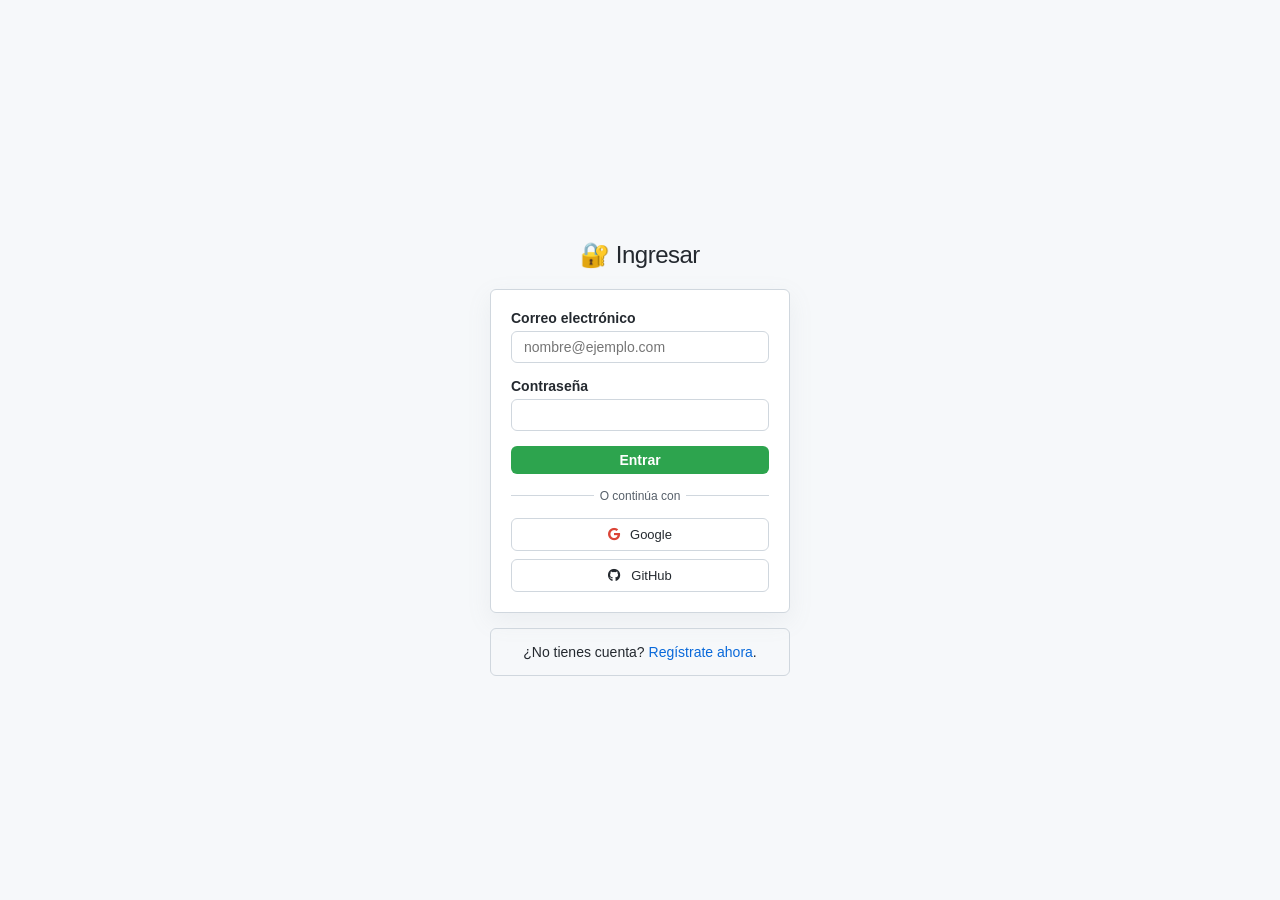
<file: login.html>
<!DOCTYPE html>
<html lang="es">
<head>
    <meta charset="UTF-8">
    <meta name="viewport" content="width=device-width, initial-scale=1.0">
    <title>Iniciar Sesión - Mi Web</title>
    <!-- Iconos corregidos -->
    <link rel="stylesheet" href="https://cloudflare.com/ajax/libs/font-awesome/6.0.0/css/all.min.css">
    <!-- SDK de Auth0 corregido -->
    <script src="https://auth0.com/js/auth0-spa-js/2.0/auth0-spa-js.production.js"></script>
    
    <style>
        /* Base y Tipografía */
        body {
            font-family: -apple-system, BlinkMacSystemFont, "Segoe UI", Helvetica, Arial, sans-serif;
            background-color: #f6f8fa;
            display: flex;
            flex-direction: column;
            justify-content: center;
            align-items: center;
            min-height: 100vh;
            margin: 0;
            color: #24292f;
        }

        h1 { font-size: 24px; font-weight: 300; letter-spacing: -0.5px; margin-bottom: 20px; }

        .card {
            background-color: white;
            border: 1px solid #d0d7de;
            border-radius: 6px;
            padding: 20px;
            width: 300px;
            box-shadow: 0 8px 24px rgba(140, 149, 159, 0.1);
            box-sizing: border-box;
        }

        form { display: flex; flex-direction: column; gap: 15px; }
        label { font-size: 14px; font-weight: 600; margin-bottom: -10px; }
        input { padding: 5px 12px; font-size: 14px; line-height: 20px; color: #24292f; background-color: #ffffff; border: 1px solid #d0d7de; border-radius: 6px; outline: none; }
        input:focus { border-color: #0969da; box-shadow: 0 0 0 3px rgba(9, 105, 218, 0.3); }

        .btn-primary {
            background-color: #2da44e; color: white; border: 1px solid rgba(27, 31, 36, 0.15);
            padding: 6px 16px; font-weight: 600; font-size: 14px; border-radius: 6px; cursor: pointer;
            border: none; transition: 0.2s;
        }
        .btn-primary:hover { background-color: #2c974b; }

        .divider { display: flex; align-items: center; text-align: center; margin: 15px 0; color: #57606a; font-size: 12px; }
        .divider::before, .divider::after { content: ''; flex: 1; border-bottom: 1px solid #d0d7de; }
        .divider:not(:empty)::before { margin-right: .5em; }
        .divider:not(:empty)::after { margin-left: .5em; }

        .social-group { display: flex; flex-direction: column; gap: 8px; }
        .btn-social {
            display: flex; align-items: center; justify-content: center; gap: 10px; padding: 8px;
            font-size: 13px; font-weight: 500; border-radius: 6px; text-decoration: none; color: #24292f;
            border: 1px solid #d0d7de; background-color: #ffffff; cursor: pointer; transition: 0.2s;
        }
        .btn-social:hover { background-color: #f3f4f6; }
        .fa-google { color: #DB4437; }
        .fa-github { color: #24292f; }

        .footer-card {
            margin-top: 15px; padding: 15px; text-align: center; border: 1px solid #d0d7de;
            border-radius: 6px; width: 300px; font-size: 14px; box-sizing: border-box;
        }
        .footer-card a { color: #0969da; text-decoration: none; }
    </style>
</head>
<body>

    <h1>🔐 Ingresar</h1>

    <div class="card">
        <!-- FORMULARIO CORREGIDO: Ahora llama a login() de Auth0 -->
        <form onsubmit="login(); return false;">
            <label>Correo electrónico</label>
            <input type="email" placeholder="nombre@ejemplo.com" required>
            <label>Contraseña</label>
            <input type="password" required>
            <button type="submit" class="btn-primary">Entrar</button>
        </form>

        <div class="divider">O continúa con</div>

        <div class="social-group">
            <button class="btn-social" onclick="login('google-oauth2')">
                <i class="fab fa-google"></i> Google
            </button>
            <button class="btn-social" onclick="login('github')">
                <i class="fab fa-github"></i> GitHub
            </button>
        </div>
    </div>

    <div class="footer-card">
        ¿No tienes cuenta? <a href="registrate.html">Regístrate ahora</a>.
    </div>

    <script>
        let auth0 = null;

        async function initAuth0() {
            try {
                // Bloqueamos el botón visualmente hasta que Auth0 responda
                document.querySelectorAll('button').forEach(b => b.disabled = true);

                auth0 = await createAuth0Client({
                    domain: "dev-2i7nz3hw5y4ob0yb.us.auth0.com",
                    clientId: "dnP3foqFuc4OAaWe2LNst79GIUYH5qd5",
                    authorizationParams: {
                        redirect_uri: window.location.origin // Detecta si es localhost o tu GitHub Pages
                    }
                });

                // Si venimos de Auth0 tras loguearnos, procesamos el resultado
                const query = window.location.search;
                if (query.includes("code=") && query.includes("state=")) {
                    await auth0.handleRedirectCallback();
                    window.history.replaceState({}, document.title, window.location.pathname);
                }

                // Desbloqueamos los botones cuando todo está listo
                document.querySelectorAll('button').forEach(b => b.disabled = false);

            } catch (err) {
                console.error("Fallo al inicializar Auth0:", err);
            }
        }

        async function login(provider) {
            // Verificación de seguridad por si el SDK no cargó
            if (!auth0) {
                alert("Espera un segundo, estamos conectando con el servidor...");
                return;
            }

            try {
                const options = {
                    authorizationParams: {
                        redirect_uri: window.location.origin
                    }
                };
                
                if (provider) options.authorizationParams.connection = provider;

                // ¡Esta es la línea que hace la magia del salto!
                await auth0.loginWithRedirect(options);
            } catch (err) {
                console.error("Error en la redirección:", err);
            }
        }

        window.onload = initAuth0
    </script>
</body>
</html>
</file>
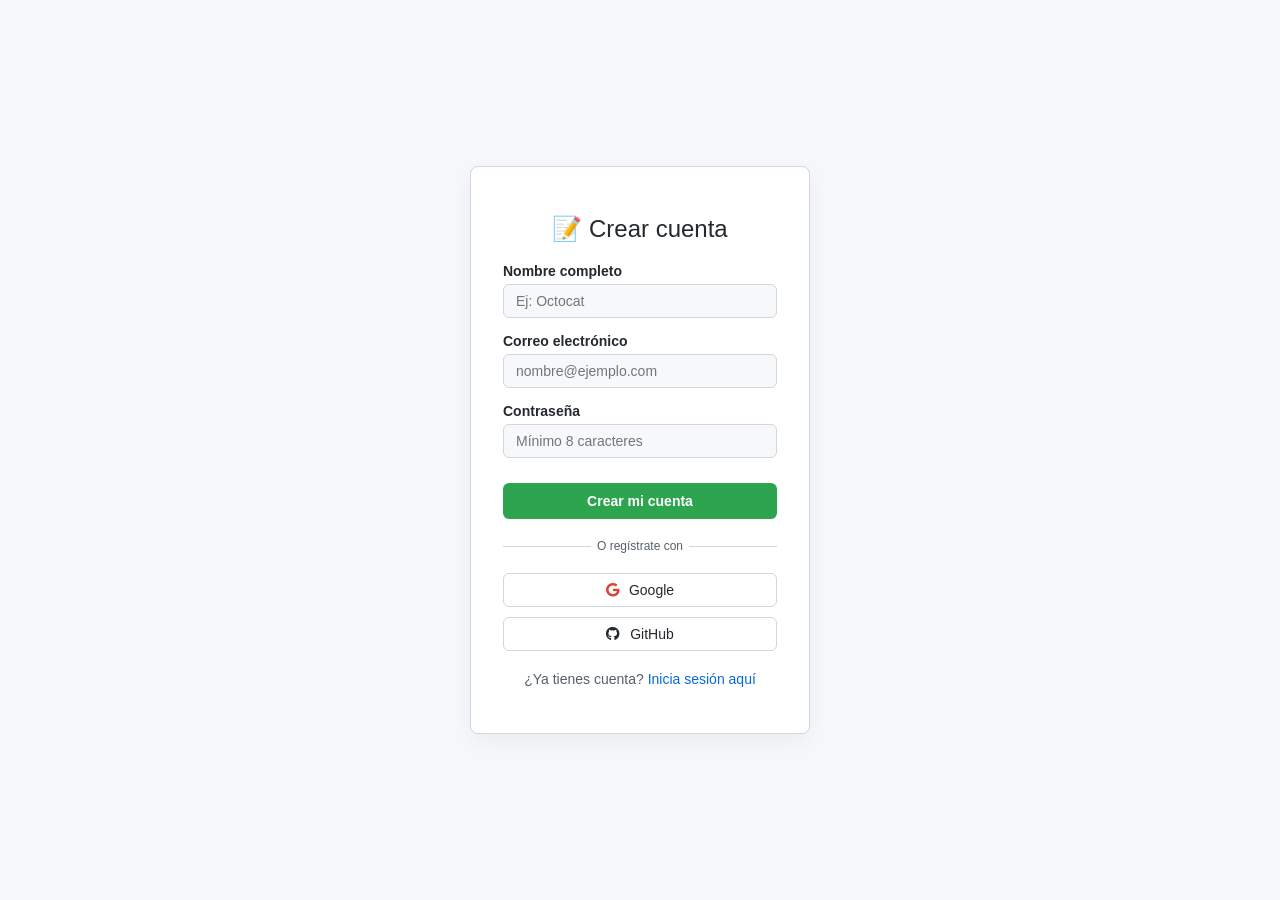
<file: registrate.html>
<!DOCTYPE html>
<html lang="es">
<head>
    <meta charset="UTF-8">
    <meta name="viewport" content="width=device-width, initial-scale=1.0">
    <title>Registro - Mi Web</title>
    <!-- FontAwesome para los iconos -->
    <link rel="stylesheet" href="https://cloudflare.com/ajax/libs/font-awesome/6.0.0/css/all.min.css">
    <!-- SDK de Auth0 oficial -->
    <script src="https://auth0.com/js/auth0-spa-js/2.0/auth0-spa-js.production.js"></script>
    <style>
        /* Estilos Globales Compartidos */
        body {
            font-family: -apple-system, BlinkMacSystemFont, "Segoe UI", Helvetica, Arial, sans-serif;
            background-color: #f6f8fa;
            display: flex;
            justify-content: center;
            align-items: center;
            min-height: 100vh;
            margin: 0;
            color: #24292f;
        }

        .card {
            background: white;
            padding: 2rem;
            border-radius: 8px;
            border: 1px solid #d0d7de;
            box-shadow: 0 8px 24px rgba(140, 149, 159, 0.1);
            width: 90%;
            max-width: 340px; 
            box-sizing: border-box;
        }

        h1 { font-size: 24px; text-align: center; margin-bottom: 20px; font-weight: 400; }
        form { display: flex; flex-direction: column; gap: 15px; }
        label { font-size: 14px; font-weight: 600; margin-bottom: -10px; }
        
        input {
            padding: 8px 12px;
            font-size: 14px;
            border: 1px solid #d0d7de;
            border-radius: 6px;
            background-color: #f6f8fa;
            transition: border-color 0.2s, box-shadow 0.2s;
        }

        input:focus {
            outline: none;
            border-color: #0969da;
            background-color: white;
            box-shadow: 0 0 0 3px rgba(9, 105, 218, 0.3);
        }

        .btn-submit {
            background-color: #2da44e;
            color: white;
            border: 1px solid rgba(27, 31, 36, 0.15);
            padding: 10px;
            font-weight: 600;
            font-size: 14px;
            border-radius: 6px;
            cursor: pointer;
            margin-top: 10px;
            border: none;
            transition: 0.2s;
        }

        .btn-submit:hover { background-color: #2c974b; }

        .divider {
            display: flex; align-items: center; text-align: center;
            margin: 20px 0; color: #57606a; font-size: 12px;
        }
        .divider::before, .divider::after { content: ''; flex: 1; border-bottom: 1px solid #d0d7de; }
        .divider:not(:empty)::before { margin-right: .5em; }
        .divider:not(:empty)::after { margin-left: .5em; }

        .social-group { display: flex; flex-direction: column; gap: 10px; }

        .btn-social {
            display: flex; align-items: center; justify-content: center; gap: 10px;
            padding: 8px; font-size: 14px; font-weight: 500; border-radius: 6px;
            text-decoration: none; color: #24292f; border: 1px solid #d0d7de;
            background-color: #ffffff; cursor: pointer; transition: 0.2s;
        }
        .btn-social:hover { background-color: #f3f4f6; }

        .fa-google { color: #DB4437; }
        .fa-github { color: #24292f; }

        .footer-link { text-align: center; margin-top: 20px; font-size: 14px; color: #57606a; }
        .footer-link a { color: #0969da; text-decoration: none; }
    </style>
</head>
<body>
    <div class="card">
        <h1>📝 Crear cuenta</h1>
        
        <!-- Al enviar este formulario, te lleva a la pantalla de registro real de Auth0 -->
        <form onsubmit="handleAuth0Signup(event)">
            <label>Nombre completo</label>
            <input type="text" placeholder="Ej: Octocat" required>
            <label>Correo electrónico</label>
            <input type="email" placeholder="nombre@ejemplo.com" required>
            <label>Contraseña</label>
            <input type="password" placeholder="Mínimo 8 caracteres" required>
            <button type="submit" class="btn-submit">Crear mi cuenta</button>
        </form>

        <div class="divider">O regístrate con</div>

        <div class="social-group">
            <button class="btn-social" onclick="signup('google-oauth2')">
                <i class="fab fa-google"></i> Google
            </button>
            <button class="btn-social" onclick="signup('github')">
                <i class="fab fa-github"></i> GitHub
            </button>
        </div>
        
        <p class="footer-link">
            ¿Ya tienes cuenta? <a href="login.html">Inicia sesión aquí</a>
        </p>
    </div>

    <script>
        let auth0 = null;

        // Configuración real con tus datos
        async function initAuth0() {
            auth0 = await createAuth0Client({
                domain: "dev-2i7nz3hw5y4ob0yb.us.auth0.com",
                clientId: "dnP3foqFuc4OAaWe2LNst79GIUYH5qd5"
            });
        }

        // Función para el botón verde (Registro por email)
        async function handleAuth0Signup(event) {
            event.preventDefault();
            await auth0.loginWithRedirect({
                authorizationParams: {
                    screen_hint: "signup", // Esto fuerza la pantalla de REGISTRO
                    redirect_uri: "https://github.io"
                }
            });
        }

        // Función para los botones sociales
        async function signup(provider) {
            await auth0.loginWithRedirect({
                authorizationParams: {
                    connection: provider,
                    screen_hint: "signup",
                    redirect_uri: "https://github.io"
                }
            });
        }

        window.onload = initAuth0;
    </script>
</body>
</html>
</file>
